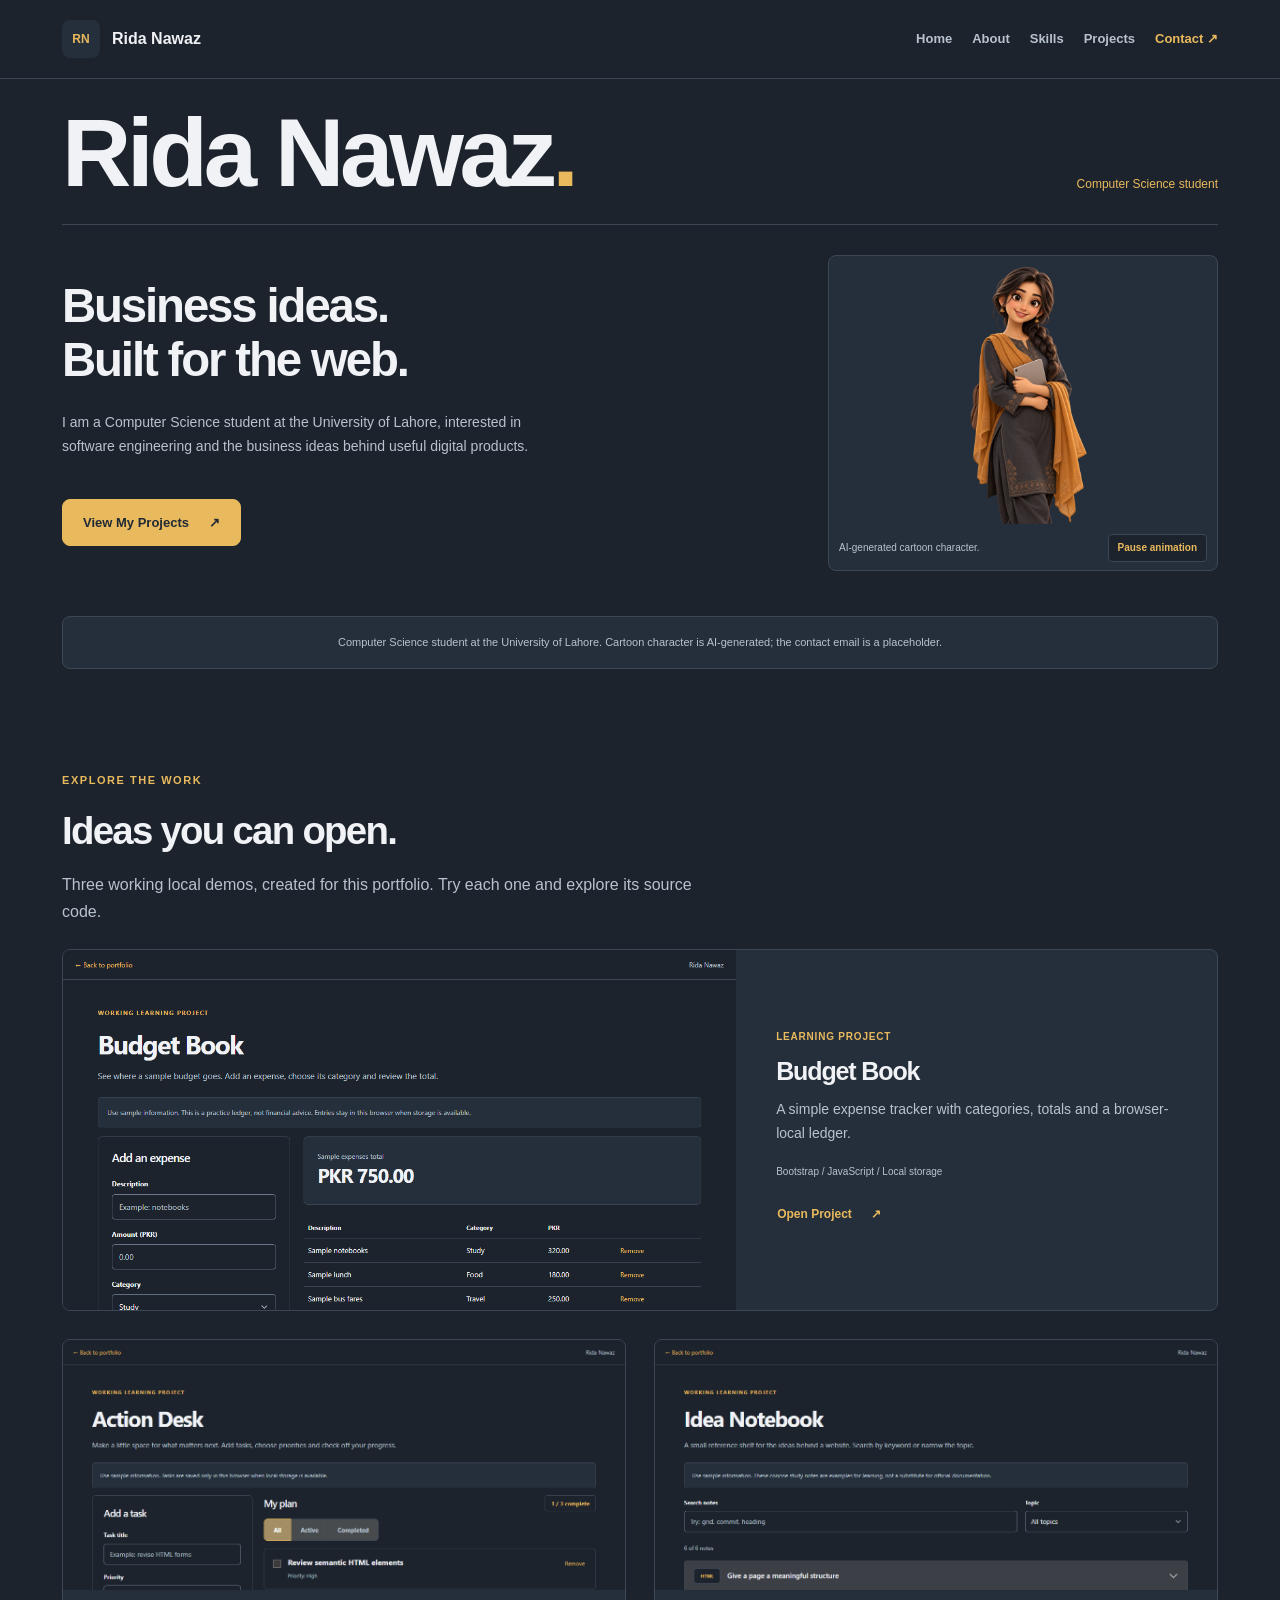
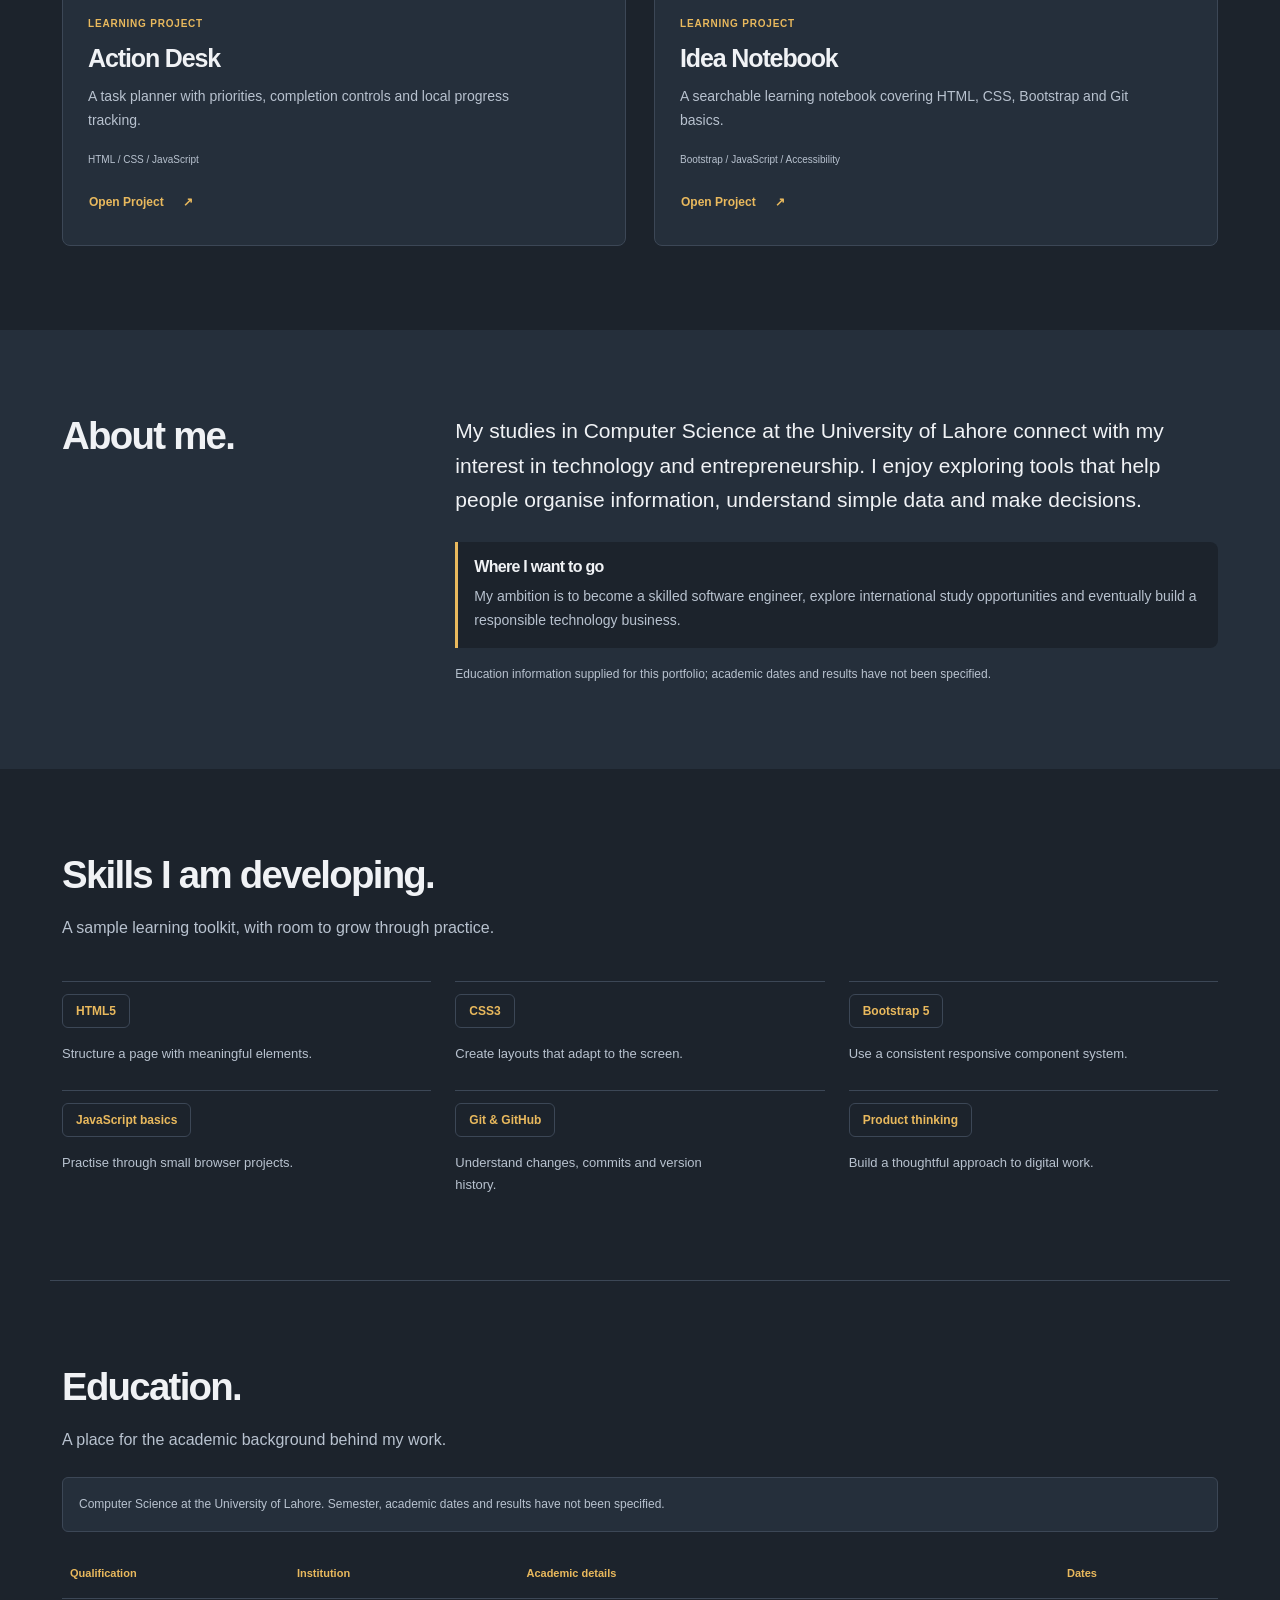
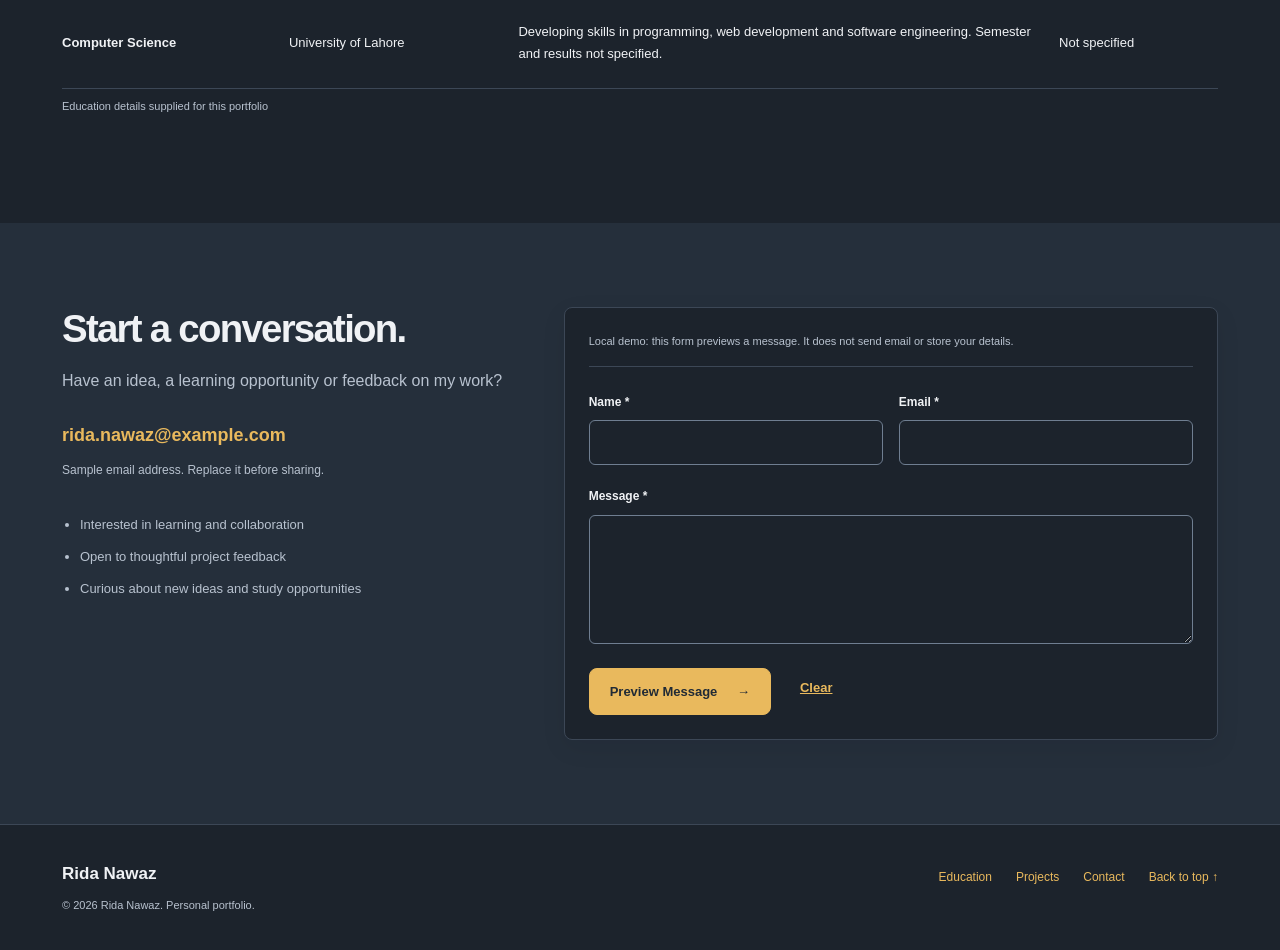
<file: index.html>
<!doctype html>
<html lang="en"><head><meta charset="utf-8"><meta name="viewport" content="width=device-width, initial-scale=1"><meta name="description" content="Rida Nawaz | Personal Portfolio: a local student portfolio and learning project."><title>Rida Nawaz | Personal Portfolio</title>
<link href="https://cdn.jsdelivr.net/npm/bootstrap@5.3.8/dist/css/bootstrap.min.css" rel="stylesheet" integrity="sha384-sRIl4kxILFvY47J16cr9ZwB07vP4J8+LH7qKQnuqkuIAvNWLzeN8tE5YBujZqJLB" crossorigin="anonymous" onerror="this.onerror=null;this.removeAttribute('integrity');this.removeAttribute('crossorigin');this.href='vendor/bootstrap.min.css'">
<link rel="stylesheet" href="style.css"></head><body class="theme-amber"><a class="skip-link" href="#main">Skip to content</a><header class="site-header"><nav class="navbar navbar-expand-lg" aria-label="Main navigation"><div class="container"><a class="navbar-brand" href="#home"><span class="brand-mark">RN</span>Rida Nawaz</a><button class="navbar-toggler" type="button" data-bs-toggle="collapse" data-bs-target="#portfolio-nav" aria-controls="portfolio-nav" aria-expanded="false" aria-label="Toggle navigation"><span class="navbar-toggler-icon"></span></button><div class="collapse navbar-collapse" id="portfolio-nav"><ul class="navbar-nav ms-auto align-items-lg-center"><li class="nav-item"><a class="nav-link" href="#home">Home</a></li><li class="nav-item"><a class="nav-link" href="#about">About</a></li><li class="nav-item"><a class="nav-link" href="#skills">Skills</a></li><li class="nav-item"><a class="nav-link" href="#projects">Projects</a></li><li class="nav-item"><a class="nav-link contact-nav" href="#contact">Contact <span aria-hidden="true">↗</span></a></li></ul></div></div></nav></header><main id="main"><section class="hero section container" id="home" aria-label="Home"><div class="hero-name"><h1>Rida Nawaz<span class="name-period">.</span></h1><p class="hero-role">Computer Science student</p></div><div class="row align-items-center gy-4"><div class="col-lg-6 hero-copy"><h2>Business ideas.<br>Built for the web.</h2><p class="hero-intro">I am a Computer Science student at the University of Lahore, interested in software engineering and the business ideas behind useful digital products.</p><a class="btn btn-primary mt-4" href="#projects">View My Projects <span aria-hidden="true">↗</span></a></div><div class="col-lg-5 offset-lg-1"><figure class="portrait-figure "><img src="images/profile.png" class="img-fluid profile-image" alt="AI-generated cute 3D cartoon character for Rida Nawaz; a fictional animated-film-style student avatar" width="900" height="1050" fetchpriority="high"><figcaption><span>AI-generated cartoon character.</span><button class="mascot-toggle" type="button" aria-pressed="false" aria-label="Pause character animation">Pause animation</button></figcaption></figure></div></div></section><div class="container"><div class="alert sample-banner p-3 text-center" role="note">Computer Science student at the University of Lahore. Cartoon character is AI-generated; the contact email is a placeholder.</div></div><section class="section container projects-section" id="projects"><div class="section-heading"><p class="eyebrow">Explore the work</p><h2>Ideas you can open.</h2><p>Three working local demos, created for this portfolio. Try each one and explore its source code.</p></div><div class="projects-layout mt-4"><div class="project-wide"><article class="card project-card budget-card"><a class="project-image-link" href="projects/budget/index.html" aria-label="Open Budget Book demo"><img src="images/project-budget.png" class="card-img-top" alt="Actual screenshot of the Budget Book working demo" width="1200" height="750" loading="lazy"></a><div class="card-body"><p class="project-type">Learning project</p><h3 class="card-title">Budget Book</h3><p class="card-text">A simple expense tracker with categories, totals and a browser-local ledger.</p><p class="project-tech">Bootstrap / JavaScript / Local storage</p><a class="btn project-link" href="projects/budget/index.html">Open Project <span aria-hidden="true">↗</span></a></div></article></div><div class="project-pair"><article class="card project-card planner-card"><a class="project-image-link" href="projects/planner/index.html" aria-label="Open Action Desk demo"><img src="images/project-planner.png" class="card-img-top" alt="Actual screenshot of the Action Desk working demo" width="1200" height="750" loading="lazy"></a><div class="card-body"><p class="project-type">Learning project</p><h3 class="card-title">Action Desk</h3><p class="card-text">A task planner with priorities, completion controls and local progress tracking.</p><p class="project-tech">HTML / CSS / JavaScript</p><a class="btn project-link" href="projects/planner/index.html">Open Project <span aria-hidden="true">↗</span></a></div></article><article class="card project-card notes-card"><a class="project-image-link" href="projects/notes/index.html" aria-label="Open Idea Notebook demo"><img src="images/project-notes.png" class="card-img-top" alt="Actual screenshot of the Idea Notebook working demo" width="1200" height="750" loading="lazy"></a><div class="card-body"><p class="project-type">Learning project</p><h3 class="card-title">Idea Notebook</h3><p class="card-text">A searchable learning notebook covering HTML, CSS, Bootstrap and Git basics.</p><p class="project-tech">Bootstrap / JavaScript / Accessibility</p><a class="btn project-link" href="projects/notes/index.html">Open Project <span aria-hidden="true">↗</span></a></div></article></div></div></section><section class="section about-section" id="about"><div class="container"><div class="row gy-4"><div class="col-lg-4"><h2>About me.</h2></div><div class="col-lg-8"><p class="about-lead">My studies in Computer Science at the University of Lahore connect with my interest in technology and entrepreneurship. I enjoy exploring tools that help people organise information, understand simple data and make decisions.</p><div class="goals-note mt-4 p-3"><h3>Where I want to go</h3><p>My ambition is to become a skilled software engineer, explore international study opportunities and eventually build a responsible technology business.</p></div><p class="sample-note mt-3">Education information supplied for this portfolio; academic dates and results have not been specified.</p></div></div></div></section><section class="section skills-section" id="skills"><div class="container"><div class="section-heading"><h2>Skills I am developing.</h2><p>A sample learning toolkit, with room to grow through practice.</p></div><div class="row g-4 mt-3"><div class="col-md-6 col-xl-4"><div class="skill-item"><span class="badge skill-badge">HTML5</span><p>Structure a page with meaningful elements.</p></div></div><div class="col-md-6 col-xl-4"><div class="skill-item"><span class="badge skill-badge">CSS3</span><p>Create layouts that adapt to the screen.</p></div></div><div class="col-md-6 col-xl-4"><div class="skill-item"><span class="badge skill-badge">Bootstrap 5</span><p>Use a consistent responsive component system.</p></div></div><div class="col-md-6 col-xl-4"><div class="skill-item"><span class="badge skill-badge">JavaScript basics</span><p>Practise through small browser projects.</p></div></div><div class="col-md-6 col-xl-4"><div class="skill-item"><span class="badge skill-badge">Git &amp; GitHub</span><p>Understand changes, commits and version history.</p></div></div><div class="col-md-6 col-xl-4"><div class="skill-item"><span class="badge skill-badge">Product thinking</span><p>Build a thoughtful approach to digital work.</p></div></div></div></div></section><section class="section container education-section" id="education"><div class="section-heading"><h2>Education.</h2><p>A place for the academic background behind my work.</p></div><div class="alert education-alert mt-4" role="note">Computer Science at the University of Lahore. Semester, academic dates and results have not been specified.</div><div class="table-responsive"><table class="table align-middle education-table"><caption>Education details supplied for this portfolio</caption><thead><tr><th scope="col">Qualification</th><th scope="col">Institution</th><th scope="col">Academic details</th><th scope="col">Dates</th></tr></thead><tbody><tr><th scope="row">Computer Science</th><td>University of Lahore</td><td>Developing skills in programming, web development and software engineering. Semester and results not specified.</td><td>Not specified</td></tr></tbody></table></div></section><section class="section contact-section" id="contact"><div class="container"><div class="row g-5"><div class="col-lg-5"><h2>Start a conversation.</h2><p class="mt-3">Have an idea, a learning opportunity or feedback on my work?</p><a class="email-link" href="mailto:rida.nawaz@example.com">rida.nawaz@example.com</a><p class="sample-note">Sample email address. Replace it before sharing.</p><ul class="contact-list"><li>Interested in learning and collaboration</li><li>Open to thoughtful project feedback</li><li>Curious about new ideas and study opportunities</li></ul></div><div class="col-lg-7"><form class="contact-form shadow p-4" aria-describedby="form-note" action="#message-preview" method="get"><p class="form-note" id="form-note">Local demo: this form previews a message. It does not send email or store your details.</p><div class="row g-3"><div class="col-md-6"><label class="form-label" for="contact-name">Name *</label><input class="form-control" id="contact-name" type="text" required minlength="2" maxlength="80" autocomplete="name"></div><div class="col-md-6"><label class="form-label" for="contact-email">Email *</label><input class="form-control" id="contact-email" type="email" required autocomplete="email"></div><div class="col-12"><label class="form-label" for="contact-message">Message *</label><textarea class="form-control" id="contact-message" rows="5" required minlength="10" maxlength="2000"></textarea></div><div class="col-12"><button class="btn btn-primary mt-2" type="submit">Preview Message <span aria-hidden="true">→</span></button><button class="btn btn-link ms-2" type="reset">Clear</button></div></div></form><div class="alert message-preview mt-3" id="message-preview" role="status" hidden><h3>Message preview ready.</h3><p>Your message has not been sent. Review the local preview below.</p><pre id="message-text" class="bg-dark text-light p-3 rounded"></pre></div></div></div></div></section></main><footer class="site-footer"><div class="container d-flex flex-column flex-md-row justify-content-between align-items-start gap-3"><div><a class="footer-name" href="#home">Rida Nawaz</a><p>© 2026 Rida Nawaz. Personal portfolio.</p></div><nav class="footer-links d-flex flex-wrap gap-4" aria-label="Footer navigation"><a href="#education">Education</a><a href="#projects">Projects</a><a href="#contact">Contact</a><a href="#home">Back to top ↑</a></nav></div></footer><script src="https://cdn.jsdelivr.net/npm/bootstrap@5.3.8/dist/js/bootstrap.bundle.min.js" integrity="sha384-FKyoEForCGlyvwx9Hj09JcYn3nv7wiPVlz7YYwJrWVcXK/BmnVDxM+D2scQbITxI" crossorigin="anonymous" onerror="this.onerror=null;var fallback=document.createElement('script');fallback.src='vendor/bootstrap.bundle.min.js';document.head.appendChild(fallback)"></script><script src="script.js"></script></body></html>
</file>
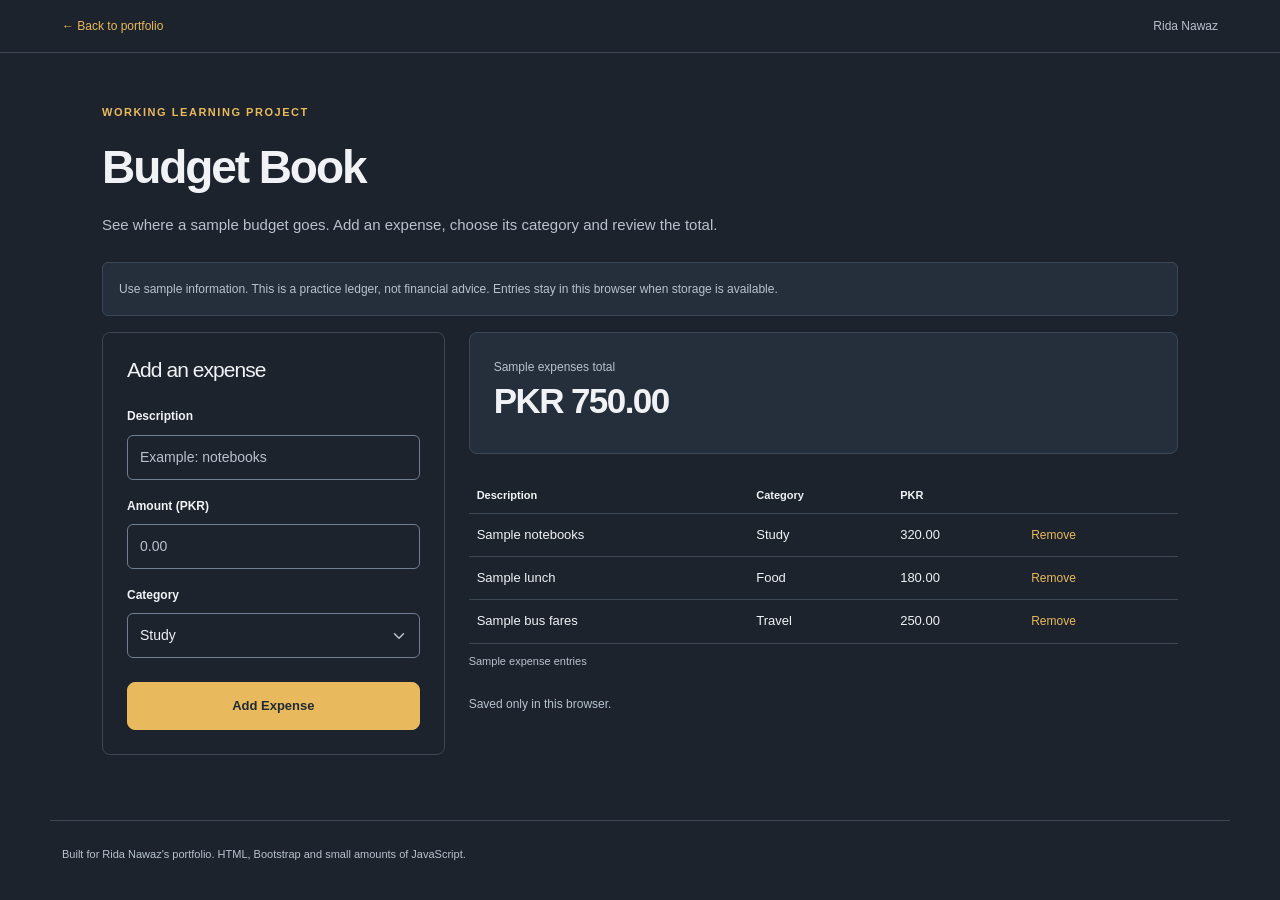
<file: projects/budget/index.html>
<!doctype html>
<html lang="en"><head><meta charset="utf-8"><meta name="viewport" content="width=device-width, initial-scale=1"><meta name="description" content="Budget Book: a local student portfolio and learning project."><title>Budget Book</title>
<link href="https://cdn.jsdelivr.net/npm/bootstrap@5.3.8/dist/css/bootstrap.min.css" rel="stylesheet" integrity="sha384-sRIl4kxILFvY47J16cr9ZwB07vP4J8+LH7qKQnuqkuIAvNWLzeN8tE5YBujZqJLB" crossorigin="anonymous" onerror="this.onerror=null;this.removeAttribute('integrity');this.removeAttribute('crossorigin');this.href='../../vendor/bootstrap.min.css'">
<link rel="stylesheet" href="../../style.css"></head><body class="theme-amber demo-page" data-demo="budget" data-owner="RN"><header class="demo-header"><div class="container d-flex align-items-center justify-content-between py-3"><a href="../../index.html#projects">← Back to portfolio</a><span>Rida Nawaz</span></div></header><main class="container demo-main"><p class="eyebrow">Working learning project</p><h1>Budget Book</h1><p class="demo-intro">See where a sample budget goes. Add an expense, choose its category and review the total.</p><div class="alert demo-notice mt-4">Use sample information. This is a practice ledger, not financial advice. Entries stay in this browser when storage is available.</div><div class="row g-4"><div class="col-lg-4"><form id="expense-form" class="card p-4"><h2 class="h4">Add an expense</h2><label class="form-label mt-3" for="expense-title">Description</label><input class="form-control" id="expense-title" maxlength="100" required placeholder="Example: notebooks"><label class="form-label mt-3" for="expense-amount">Amount (PKR)</label><input class="form-control" id="expense-amount" type="number" min="0.01" max="1000000" step="0.01" required placeholder="0.00"><label class="form-label mt-3" for="expense-category">Category</label><select class="form-select" id="expense-category"><option>Study</option><option>Food</option><option>Travel</option><option>Other</option></select><button class="btn btn-primary mt-4" type="submit">Add Expense</button></form></div><div class="col-lg-8"><div class="total-panel p-4 mb-4"><p class="mb-1">Sample expenses total</p><h2 id="expense-total" role="status">PKR 0.00</h2></div><div class="table-responsive"><table class="table align-middle"><caption>Sample expense entries</caption><thead><tr><th scope="col">Description</th><th scope="col">Category</th><th scope="col">PKR</th><th scope="col"><span class="visually-hidden">Action</span></th></tr></thead><tbody id="expense-rows"></tbody></table></div><p class="small-note" id="storage-note"></p></div></div></main><footer class="container demo-footer">Built for Rida Nawaz's portfolio. HTML, Bootstrap and small amounts of JavaScript.</footer><script src="https://cdn.jsdelivr.net/npm/bootstrap@5.3.8/dist/js/bootstrap.bundle.min.js" integrity="sha384-FKyoEForCGlyvwx9Hj09JcYn3nv7wiPVlz7YYwJrWVcXK/BmnVDxM+D2scQbITxI" crossorigin="anonymous" onerror="this.onerror=null;var fallback=document.createElement('script');fallback.src='../../vendor/bootstrap.bundle.min.js';document.head.appendChild(fallback)"></script><script src="../../demos.js"></script></body></html>
</file>
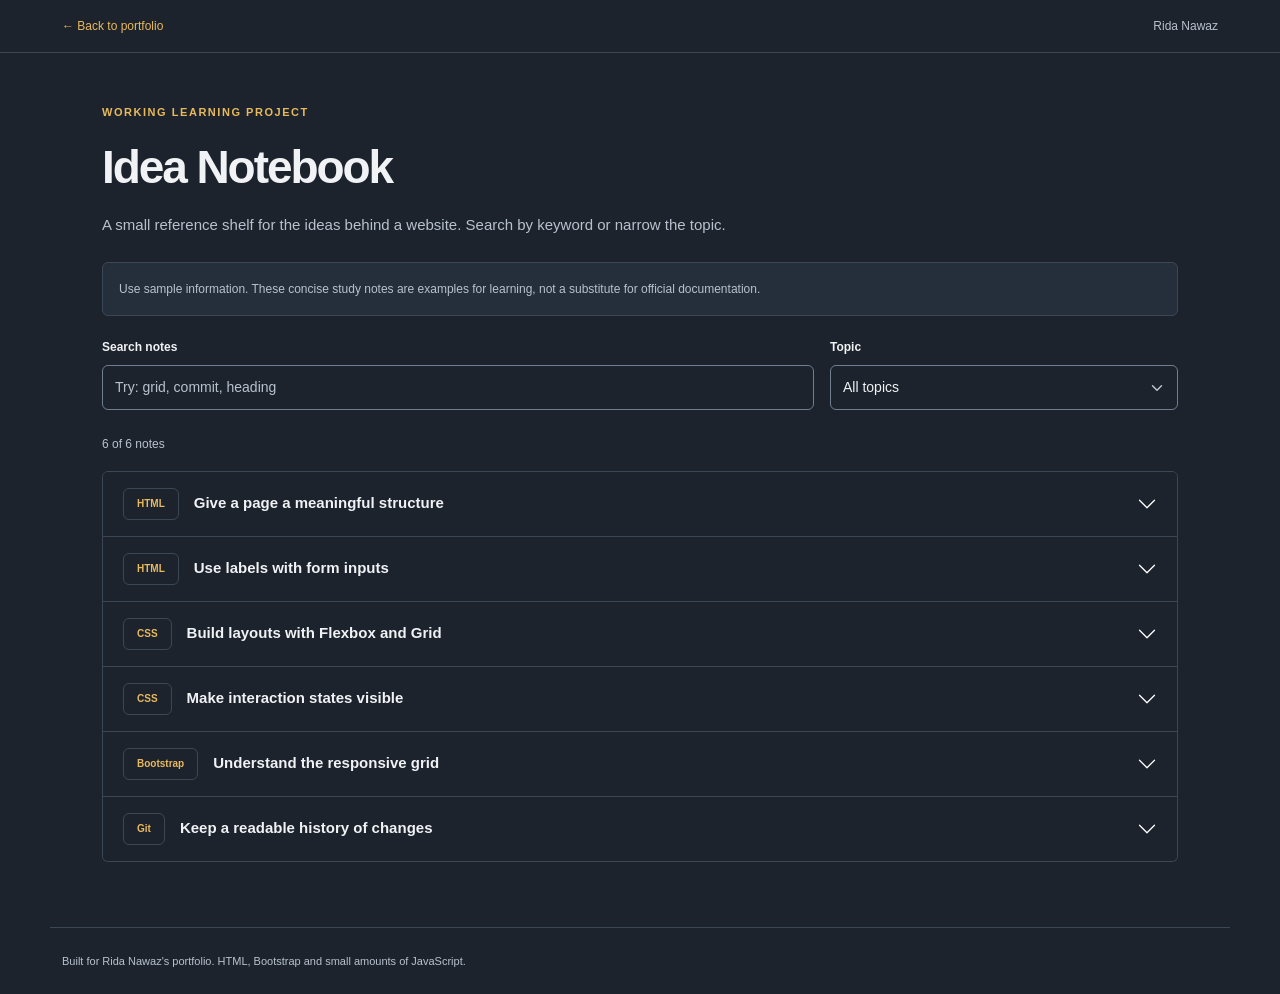
<file: projects/notes/index.html>
<!doctype html>
<html lang="en"><head><meta charset="utf-8"><meta name="viewport" content="width=device-width, initial-scale=1"><meta name="description" content="Idea Notebook: a local student portfolio and learning project."><title>Idea Notebook</title>
<link href="https://cdn.jsdelivr.net/npm/bootstrap@5.3.8/dist/css/bootstrap.min.css" rel="stylesheet" integrity="sha384-sRIl4kxILFvY47J16cr9ZwB07vP4J8+LH7qKQnuqkuIAvNWLzeN8tE5YBujZqJLB" crossorigin="anonymous" onerror="this.onerror=null;this.removeAttribute('integrity');this.removeAttribute('crossorigin');this.href='../../vendor/bootstrap.min.css'">
<link rel="stylesheet" href="../../style.css"></head><body class="theme-amber demo-page" data-demo="notes" data-owner="RN"><header class="demo-header"><div class="container d-flex align-items-center justify-content-between py-3"><a href="../../index.html#projects">← Back to portfolio</a><span>Rida Nawaz</span></div></header><main class="container demo-main"><p class="eyebrow">Working learning project</p><h1>Idea Notebook</h1><p class="demo-intro">A small reference shelf for the ideas behind a website. Search by keyword or narrow the topic.</p><div class="alert demo-notice mt-4">Use sample information. These concise study notes are examples for learning, not a substitute for official documentation.</div><div class="row g-3 align-items-end mb-4"><div class="col-md-8"><label class="form-label" for="note-search">Search notes</label><input class="form-control" id="note-search" type="search" placeholder="Try: grid, commit, heading"></div><div class="col-md-4"><label class="form-label" for="note-topic">Topic</label><select class="form-select" id="note-topic"><option value="all">All topics</option><option>HTML</option><option>CSS</option><option>Bootstrap</option><option>Git</option></select></div></div><p id="note-count" class="small-note" role="status"></p><div class="accordion" id="note-list"></div><div class="alert demo-notice" id="notes-empty" hidden>No notes match. Try a different keyword or choose All topics.</div></main><footer class="container demo-footer">Built for Rida Nawaz's portfolio. HTML, Bootstrap and small amounts of JavaScript.</footer><script src="https://cdn.jsdelivr.net/npm/bootstrap@5.3.8/dist/js/bootstrap.bundle.min.js" integrity="sha384-FKyoEForCGlyvwx9Hj09JcYn3nv7wiPVlz7YYwJrWVcXK/BmnVDxM+D2scQbITxI" crossorigin="anonymous" onerror="this.onerror=null;var fallback=document.createElement('script');fallback.src='../../vendor/bootstrap.bundle.min.js';document.head.appendChild(fallback)"></script><script src="../../demos.js"></script></body></html>
</file>
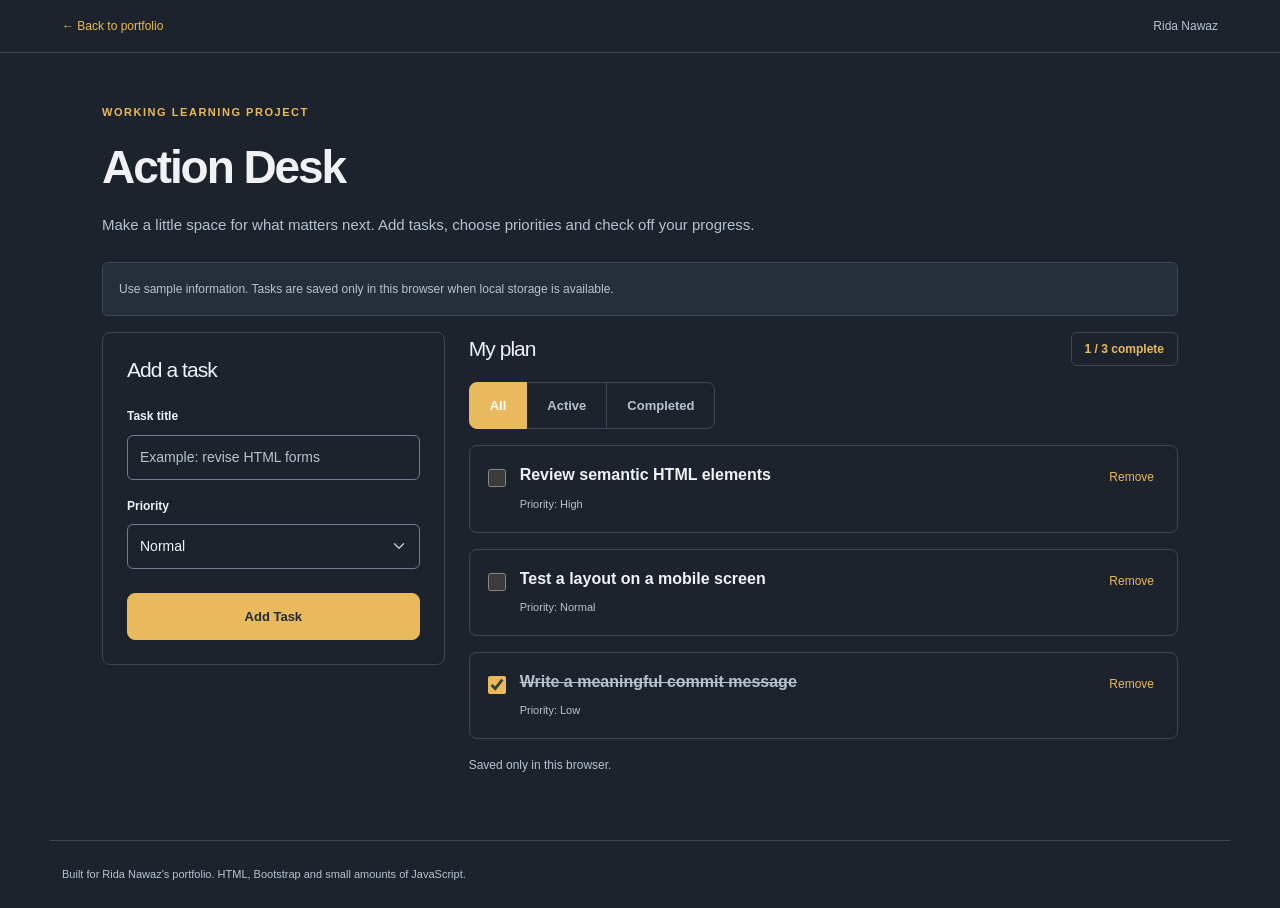
<file: projects/planner/index.html>
<!doctype html>
<html lang="en"><head><meta charset="utf-8"><meta name="viewport" content="width=device-width, initial-scale=1"><meta name="description" content="Action Desk: a local student portfolio and learning project."><title>Action Desk</title>
<link href="https://cdn.jsdelivr.net/npm/bootstrap@5.3.8/dist/css/bootstrap.min.css" rel="stylesheet" integrity="sha384-sRIl4kxILFvY47J16cr9ZwB07vP4J8+LH7qKQnuqkuIAvNWLzeN8tE5YBujZqJLB" crossorigin="anonymous" onerror="this.onerror=null;this.removeAttribute('integrity');this.removeAttribute('crossorigin');this.href='../../vendor/bootstrap.min.css'">
<link rel="stylesheet" href="../../style.css"></head><body class="theme-amber demo-page" data-demo="planner" data-owner="RN"><header class="demo-header"><div class="container d-flex align-items-center justify-content-between py-3"><a href="../../index.html#projects">← Back to portfolio</a><span>Rida Nawaz</span></div></header><main class="container demo-main"><p class="eyebrow">Working learning project</p><h1>Action Desk</h1><p class="demo-intro">Make a little space for what matters next. Add tasks, choose priorities and check off your progress.</p><div class="alert demo-notice mt-4">Use sample information. Tasks are saved only in this browser when local storage is available.</div><div class="row g-4"><div class="col-lg-4"><form id="task-form" class="card p-4"><h2 class="h4">Add a task</h2><label class="form-label mt-3" for="task-title">Task title</label><input class="form-control" id="task-title" maxlength="120" required placeholder="Example: revise HTML forms"><label class="form-label mt-3" for="task-priority">Priority</label><select class="form-select" id="task-priority"><option>Normal</option><option>High</option><option>Low</option></select><button class="btn btn-primary mt-4" type="submit">Add Task</button></form></div><div class="col-lg-8"><div class="d-flex justify-content-between align-items-center gap-3 mb-3"><h2 class="h4 mb-0">My plan</h2><span class="badge skill-badge" id="task-count" role="status"></span></div><div class="btn-group mb-3" role="group" aria-label="Task filter"><button class="btn btn-outline-secondary active" data-filter="all" aria-pressed="true">All</button><button class="btn btn-outline-secondary" data-filter="active" aria-pressed="false">Active</button><button class="btn btn-outline-secondary" data-filter="completed" aria-pressed="false">Completed</button></div><div id="task-list" class="d-grid gap-3"></div><p class="small-note mt-3" id="storage-note"></p></div></div></main><footer class="container demo-footer">Built for Rida Nawaz's portfolio. HTML, Bootstrap and small amounts of JavaScript.</footer><script src="https://cdn.jsdelivr.net/npm/bootstrap@5.3.8/dist/js/bootstrap.bundle.min.js" integrity="sha384-FKyoEForCGlyvwx9Hj09JcYn3nv7wiPVlz7YYwJrWVcXK/BmnVDxM+D2scQbITxI" crossorigin="anonymous" onerror="this.onerror=null;var fallback=document.createElement('script');fallback.src='../../vendor/bootstrap.bundle.min.js';document.head.appendChild(fallback)"></script><script src="../../demos.js"></script></body></html>
</file>
<file: style.css>
:root{--accent:#285dab;--accent-hover:#214d8e;--paper:#fff;--surface:#f3f6fc;--ink:#182c47;--muted:#586a80;--line:#d9e2ef;--radius:10px;--shadow-tint:35,70,120}
*{box-sizing:border-box}html{scroll-behavior:smooth;scroll-padding-top:92px}body{background:var(--paper);color:var(--ink);font:16px/1.7 "Segoe UI",Arial,sans-serif}a{color:var(--accent);text-decoration:none}a:hover{color:var(--accent-hover)}h1,h2,h3,h4{color:var(--ink);letter-spacing:-.045em;line-height:1.13}h1{font-size:clamp(42px,4.6vw,64px);font-weight:650}h2{font-size:clamp(30px,3vw,43px);font-weight:650}h3{font-size:22px;font-weight:650}p{color:var(--muted)}p:last-child{margin-bottom:0}figure{margin:0}img{max-width:100%}.container{max-width:1180px}.section{padding-block:84px}.section-heading{max-width:670px}.section-heading>p{margin-top:18px}.eyebrow{font-size:11px;font-weight:700;letter-spacing:.14em;text-transform:uppercase;color:var(--accent);margin-bottom:20px}.sample-note,.small-note{font-size:12px;color:var(--muted)}.skip-link{position:fixed;top:-90px;left:15px;z-index:100;background:var(--paper);padding:12px}.skip-link:focus{top:10px}a:focus-visible,button:focus-visible,input:focus-visible,select:focus-visible,textarea:focus-visible{outline:3px solid var(--accent);outline-offset:4px}.site-header{position:sticky;top:0;z-index:50;background:var(--paper);border-bottom:1px solid var(--line)}.navbar{min-height:78px;padding-block:12px}.navbar-brand{font-size:16px;font-weight:700;color:var(--ink);display:flex;align-items:center;gap:12px;white-space:normal}.navbar-brand:hover{color:var(--accent)}.brand-mark{display:grid;place-items:center;flex-shrink:0;width:38px;height:38px;border-radius:var(--radius);background:var(--surface);color:var(--accent);font-size:12px;letter-spacing:0}.navbar-nav{gap:20px}.navbar .nav-link{font-size:13px;font-weight:600;color:var(--muted);padding-inline:0!important;position:relative}.navbar .nav-link:hover{color:var(--accent)}.navbar .nav-link::after{content:"";height:2px;position:absolute;bottom:3px;left:0;width:100%;background:var(--accent);transform:scaleX(0);transform-origin:left;transition:transform .25s}.navbar .nav-link:hover::after{transform:scaleX(1)}.contact-nav{color:var(--accent)!important}.navbar-toggler{border-color:var(--line);padding:7px 9px}.btn{font-size:13px;font-weight:650;padding:13px 20px;border-radius:var(--radius);transition:transform .25s,background .25s,box-shadow .25s}.btn-primary{--bs-btn-bg:var(--accent);--bs-btn-border-color:var(--accent);--bs-btn-hover-bg:var(--accent-hover);--bs-btn-hover-border-color:var(--accent-hover);--bs-btn-active-bg:var(--accent-hover);--bs-btn-active-border-color:var(--accent-hover);--bs-btn-color:#fff;--bs-btn-hover-color:#fff;--bs-btn-active-color:#fff}.btn-primary:hover{transform:translateY(-3px);box-shadow:0 8px 20px rgba(var(--shadow-tint),.14)}.btn span{display:inline-block;margin-left:16px;transition:transform .3s}.btn:hover span{transform:rotate(45deg)}.btn-link{color:var(--accent)}.btn-outline-secondary{color:var(--muted);border-color:var(--line);--bs-btn-active-bg:var(--accent);--bs-btn-active-border-color:var(--accent)}.btn-outline-secondary:hover{background:var(--surface);color:var(--ink);border-color:var(--line)}.hero{padding-top:55px;padding-bottom:45px}.name-intro{font-size:15px;font-weight:600;margin-bottom:25px}.hero-intro{font-size:16px;max-width:520px;margin-top:25px}.hero .eyebrow{margin-bottom:16px}.portrait-figure{position:relative;padding:12px;background:var(--surface);border:1px solid var(--line);border-radius:var(--radius);max-width:410px;margin-left:auto}.profile-image{width:100%;height:365px;object-fit:cover;object-position:center 35%;border-radius:5px}.portrait-figure figcaption{font-size:10px;color:var(--muted);padding:10px 2px 0}.sample-banner{background:var(--surface);color:var(--muted);border:1px solid var(--line);border-radius:var(--radius);font-size:11px;margin-bottom:0}.about-section{margin-top:35px;border-top:1px solid var(--line)}.about-lead{font-size:21px;line-height:1.65;max-width:720px;color:var(--ink)}.goals-note{background:var(--surface);border-left:3px solid var(--accent);border-radius:0 var(--radius) var(--radius) 0}.goals-note h3{font-size:16px;margin-bottom:9px}.goals-note p{font-size:14px}.skills-section{background:var(--surface)}.skill-item{height:100%;padding-top:12px;border-top:1px solid var(--line)}.skill-badge{background:var(--paper);border:1px solid var(--line);color:var(--accent);font-size:12px;font-weight:650;white-space:normal;text-align:left;padding:10px 13px;border-radius:6px}.skill-item p{font-size:13px;margin-top:15px;max-width:290px}.projects-layout{display:grid;grid-template-columns:1.25fr 1fr;gap:28px}.supporting-projects{display:grid;gap:28px}.card{background:var(--paper);color:var(--ink);border-color:var(--line);border-radius:var(--radius)}.project-card{height:100%;overflow:hidden;transition:transform .3s,box-shadow .3s}.project-card:hover{transform:translateY(-5px);box-shadow:0 15px 32px rgba(var(--shadow-tint),.10)}.project-image-link{display:block;background:var(--surface);overflow:hidden}.project-card .card-img-top{height:220px;object-fit:cover;object-position:top;border-radius:0;transition:transform .5s}.project-card:hover .card-img-top{transform:scale(1.025)}.project-card .card-body{padding:25px}.project-type{font-size:10px;font-weight:700;letter-spacing:.08em;text-transform:uppercase;color:var(--accent);margin-bottom:12px}.project-card h3{font-size:25px}.project-card .card-text{font-size:14px;margin-top:13px;max-width:470px}.project-tech{font-size:10px;color:var(--muted);margin-top:18px}.project-link{padding:8px 0;color:var(--accent);font-size:12px}.project-link:hover{color:var(--accent-hover)}.supporting-projects .project-card{display:grid;grid-template-columns:.9fr 1fr}.supporting-projects .card-img-top{height:100%;min-height:240px;object-position:top left}.supporting-projects .card-body{padding:22px}.supporting-projects .card-text{font-size:12px}.supporting-projects .project-tech{font-size:9px}.featured-project .card-img-top{height:340px}.featured-project .card-body{padding:30px}.education-alert{font-size:12px;background:var(--surface);border:1px solid var(--line);color:var(--muted)}.education-table{--bs-table-bg:transparent;--bs-table-color:var(--ink);--bs-table-border-color:var(--line);min-width:680px;font-size:13px}.education-table th{font-weight:650}.education-table thead th{font-size:11px;padding-block:16px;color:var(--accent)}.education-table td,.education-table tbody th{padding:22px 16px 22px 0;max-width:310px}.education-table caption{font-size:11px;color:var(--muted)}.sample-inline{font-size:11px;color:var(--muted);font-weight:400}.contact-section{background:var(--surface)}.email-link{display:inline-block;font-size:18px;font-weight:650;margin:10px 0;overflow-wrap:anywhere}.contact-list{padding-left:18px;font-size:13px;color:var(--muted);margin-top:28px}.contact-list li{padding-block:5px}.contact-form{background:var(--paper);border:1px solid var(--line);border-radius:var(--radius);box-shadow:0 8px 26px rgba(var(--shadow-tint),.07)!important}.form-note{font-size:11px;padding-bottom:15px;border-bottom:1px solid var(--line);margin-bottom:20px}.form-label{font-size:12px;font-weight:650;color:var(--ink)}.form-control,.form-select{background-color:var(--paper);border-color:#94a2b5;color:var(--ink);font-size:14px;border-radius:6px;padding:11px 12px}.form-control:focus,.form-select:focus{background-color:var(--paper);color:var(--ink);border-color:var(--accent);box-shadow:0 0 0 3px rgba(var(--shadow-tint),.13)}.form-control::placeholder{color:var(--muted);opacity:1}textarea{resize:vertical}.message-preview{background:var(--paper);border:1px solid var(--line);color:var(--ink)}.message-preview h3{font-size:20px}.message-preview p{font-size:13px}.message-preview pre{white-space:pre-wrap;overflow-wrap:anywhere;font-size:12px}.site-footer{padding-block:35px;border-top:1px solid var(--line)}.footer-name{font-size:17px;font-weight:700;color:var(--ink)}.site-footer p{font-size:11px;margin-top:7px}.footer-links{font-size:12px;padding-top:7px}.theme-green{--accent:#245f4b;--accent-hover:#194735;--paper:#fffefb;--surface:#eef3ed;--ink:#203a30;--muted:#596c61;--line:#d7dfd6;--radius:4px;--shadow-tint:35,85,63}.theme-green .hero{padding-top:40px}.theme-green .portrait-figure{margin-left:0;border:0;padding:0;background:transparent;max-width:410px}.theme-green .profile-image{height:420px;border-radius:4px 50px 4px 4px}.theme-green .hero h1{font-size:clamp(40px,4.3vw,59px)}.theme-green .brand-mark{border-radius:50%;background:var(--accent);color:#fff}.theme-green .name-intro{font-size:13px}.theme-green .about-section{border:0}.theme-green .about-lead{font-size:23px}.theme-green .goals-note{border:0;padding:22px!important}.theme-green .projects-layout{display:block}.theme-green .project-card{display:grid;grid-template-columns:1.15fr 1fr;margin-bottom:30px;border:0;background:var(--surface)}.theme-green .project-card:nth-child(2){grid-template-columns:1fr 1.15fr}.theme-green .project-card:nth-child(2) .project-image-link{order:2}.theme-green .project-card .card-img-top{height:320px;object-position:top}.theme-green .project-card .card-body{padding:35px;align-self:center}.theme-green .skills-section{background:var(--paper);border-block:1px solid var(--line)}.theme-green .skill-badge{background:var(--surface);border:0}.theme-green .skill-item{border:0}.theme-green .education-section{background:var(--surface);max-width:none;padding-inline:max(24px,calc((100% - 1156px)/2))}.theme-green .education-alert{background:var(--paper)}.theme-green .contact-section{margin-top:50px}.theme-amber{--accent:#e9b95d;--accent-hover:#f7cd81;--paper:#1c232c;--surface:#252f3b;--ink:#f0f2f5;--muted:#b8c2cf;--line:#3c4756;--radius:8px;--shadow-tint:6,14,23;color-scheme:dark}.theme-amber .navbar-toggler-icon{filter:invert(1)}.theme-amber .hero{padding-top:25px}.theme-amber .hero-name{border-bottom:1px solid var(--line);padding-bottom:22px;margin-bottom:30px;display:flex;align-items:flex-end;justify-content:space-between;gap:30px}.theme-amber .hero-name h1{font-size:clamp(56px,7.5vw,100px);line-height:1.02;margin:0}.theme-amber .hero-role{font-size:12px;color:var(--accent);margin:0 0 8px}.theme-amber .name-period{color:var(--accent)}.theme-amber .hero-copy h2{font-size:clamp(34px,3.7vw,48px)}.theme-amber .hero .profile-image{height:260px;object-position:center 33%;border-radius:4px}.theme-amber .portrait-figure{padding:8px;max-width:390px}.theme-amber .hero-intro{font-size:14px;max-width:470px}.theme-amber .btn-primary{--bs-btn-color:#202a35;--bs-btn-hover-color:#202a35;--bs-btn-active-color:#202a35}.theme-amber .project-card{background:var(--surface)}.theme-amber .projects-layout{display:block}.theme-amber .project-wide .project-card{display:grid;grid-template-columns:1.4fr 1fr}.theme-amber .project-wide .card-img-top{height:360px}.theme-amber .project-wide .card-body{padding:40px;align-self:center}.theme-amber .project-pair{display:grid;grid-template-columns:1fr 1fr;gap:28px;margin-top:28px}.theme-amber .project-pair .card-img-top{height:250px}.theme-amber .about-section{background:var(--surface);border:0;margin-top:0}.theme-amber .goals-note{background:var(--paper)}.theme-amber .skills-section{background:var(--paper)}.theme-amber .education-section{border-top:1px solid var(--line)}.theme-amber .education-alert{background:var(--surface)}.theme-amber .form-control,.theme-amber .form-select{border-color:#6f7e91}.theme-amber .form-select{--bs-form-select-bg-img:url("data:image/svg+xml,%3csvg xmlns='http://www.w3.org/2000/svg' viewBox='0 0 16 16'%3e%3cpath fill='none' stroke='%23b8c2cf' stroke-linecap='round' stroke-linejoin='round' stroke-width='2' d='m2 5 6 6 6-6'/%3e%3c/svg%3e")}.demo-header{border-bottom:1px solid var(--line);background:var(--paper);font-size:12px}.demo-header span{color:var(--muted)}.demo-main{padding-block:50px 65px;max-width:1100px}.demo-main>h1{font-size:46px}.demo-intro{max-width:680px;margin-top:18px;font-size:15px}.demo-notice{background:var(--surface);border:1px solid var(--line);color:var(--muted);font-size:12px}.demo-main .card{box-shadow:none}.demo-main .h4{font-size:21px}.task-row{background:var(--paper);border:1px solid var(--line);border-radius:var(--radius);padding:18px;display:flex;align-items:flex-start;gap:14px}.task-row .task-details{flex:1;min-width:0}.task-row input[type=checkbox]{margin-top:5px;width:18px;height:18px;accent-color:var(--accent);flex-shrink:0}.task-row h3{font-size:16px;letter-spacing:0;line-height:1.4;overflow-wrap:anywhere}.task-row p{font-size:11px;margin-top:5px}.task-row.is-done h3{text-decoration:line-through;color:var(--muted)}.remove-button{background:transparent;border:0;color:var(--accent);font-size:12px;padding:3px 5px;flex-shrink:0}.remove-button:hover{text-decoration:underline}.total-panel{background:var(--surface);border:1px solid var(--line);border-radius:var(--radius)}.total-panel p{font-size:12px}.total-panel h2{font-size:35px}.demo-main .table{--bs-table-bg:transparent;--bs-table-color:var(--ink);--bs-table-border-color:var(--line);font-size:13px;min-width:430px}.demo-main .table th{font-size:11px}.demo-main .table caption{font-size:11px;color:var(--muted)}.demo-main .table td{overflow-wrap:anywhere;max-width:220px}.demo-footer{border-top:1px solid var(--line);padding-block:24px;font-size:11px;color:var(--muted)}.accordion{--bs-accordion-bg:var(--paper);--bs-accordion-color:var(--ink);--bs-accordion-border-color:var(--line);--bs-accordion-btn-color:var(--ink);--bs-accordion-active-color:var(--accent);--bs-accordion-active-bg:var(--surface);--bs-accordion-btn-focus-box-shadow:0 0 0 3px rgba(var(--shadow-tint),.13)}.accordion-button{font-size:15px;font-weight:600;line-height:1.5}.accordion-body{color:var(--muted);font-size:14px}.accordion-button .badge{margin-right:15px;font-size:10px}.accordion-button::after{flex-shrink:0}.theme-amber .accordion-button::after{filter:brightness(0) invert(1)}.empty-state{padding:24px;background:var(--surface);border:1px dashed var(--line);border-radius:var(--radius);font-size:14px;color:var(--muted)}
@media(max-width:1199px){.container{max-width:100%;padding-inline:30px}.hero h1{font-size:52px}.supporting-projects .project-card{display:block}.supporting-projects .card-img-top{height:190px;min-height:0}.featured-project .card-img-top{height:280px}.theme-amber .hero-name h1{font-size:80px}.theme-amber .hero-name{gap:18px}.theme-amber .hero-role{max-width:160px}}
@media(max-width:991px){.navbar-nav{padding-top:18px;padding-bottom:12px;gap:2px;align-items:flex-start!important}.navbar .nav-link{padding-block:9px;display:inline-block}.navbar .nav-link::after{bottom:0}.hero{padding-top:40px}.hero-copy{order:0}.hero .portrait-figure{max-width:460px;margin:0 auto}.profile-image{height:390px}.section{padding-block:60px}.hero h1{font-size:58px}.hero-intro{max-width:600px}.hero .row{--bs-gutter-y:2rem!important}.theme-green .hero .row>div:first-child{order:2}.theme-green .hero h1{font-size:54px}.theme-green .profile-image{height:380px}.theme-green .hero .portrait-figure{max-width:480px}.theme-amber .hero-name h1{font-size:75px}.theme-amber .hero-copy h2{font-size:44px}.theme-amber .hero .portrait-figure{max-width:500px;margin:0}.theme-amber .hero .profile-image{height:300px}.projects-layout{grid-template-columns:1fr}.supporting-projects{grid-template-columns:1fr 1fr;gap:22px}.supporting-projects .card-img-top{height:220px}.featured-project .card-img-top{height:360px}.theme-green .project-card .card-body{padding:25px}.theme-green .project-card .card-img-top{height:330px}.theme-amber .project-wide .project-card{grid-template-columns:1.1fr 1fr}.theme-amber .project-wide .card-body{padding:28px}.about-lead{font-size:20px}.theme-green .about-lead{font-size:20px}.demo-main{padding-block:40px}.demo-main>h1{font-size:40px}}
@media(max-width:767px){html{scroll-padding-top:88px}.container{padding-inline:20px}.section{padding-block:48px}.navbar{min-height:70px}.navbar-brand{font-size:14px;gap:9px}.brand-mark{width:34px;height:34px;font-size:11px}.hero{padding-top:32px;padding-bottom:35px}.hero h1,.theme-green .hero h1{font-size:clamp(38px,7.9vw,54px);line-height:1.12}.hero .eyebrow{font-size:10px;letter-spacing:.10em}.name-intro{font-size:13px;margin-bottom:18px}.hero-intro{font-size:14px;margin-top:20px}.btn{font-size:12px;padding:12px 16px}.hero .portrait-figure{max-width:100%;width:100%}.profile-image{height:330px}.portrait-figure figcaption{font-size:10px}.sample-banner{font-size:10px}.about-section{margin-top:22px}.about-lead{font-size:18px}.goals-note p{font-size:13px}.skills-section .row{--bs-gutter-y:1.1rem}.skill-item{padding-top:10px}.skill-item p{font-size:12px;margin-top:12px}.skill-badge{font-size:11px;padding:9px 12px}.projects-layout{gap:22px}.supporting-projects{grid-template-columns:1fr}.project-card .card-body,.featured-project .card-body,.supporting-projects .card-body{padding:23px}.project-card .card-img-top,.featured-project .card-img-top,.supporting-projects .card-img-top{height:250px}.project-card .card-text{font-size:13px}.project-card h3{font-size:24px}.project-tech{font-size:10px}.supporting-projects .card-text{font-size:13px}.theme-green .hero{padding-top:30px}.theme-green .profile-image{height:350px;border-top-right-radius:35px}.theme-green .education-section{padding-inline:20px}.theme-green .project-card,.theme-green .project-card:nth-child(2){display:block;margin-bottom:23px}.theme-green .project-card:nth-child(2) .project-image-link{order:0}.theme-green .project-card .card-img-top{height:250px}.theme-green .project-card .card-body{padding:25px}.theme-green .contact-section{margin-top:15px}.theme-amber .hero{padding-top:25px}.theme-amber .hero-name{display:block;padding-bottom:20px;margin-bottom:25px}.theme-amber .hero-name h1{font-size:clamp(52px,11vw,76px)}.theme-amber .hero-role{max-width:none;font-size:12px;margin-top:14px}.theme-amber .hero-copy h2{font-size:36px}.theme-amber .hero .profile-image{height:280px}.theme-amber .project-wide .project-card{display:block}.theme-amber .project-wide .card-img-top,.theme-amber .project-pair .card-img-top{height:250px}.theme-amber .project-wide .card-body{padding:25px}.theme-amber .project-pair{grid-template-columns:1fr;gap:22px;margin-top:22px}.contact-form{padding:23px!important}.email-link{font-size:16px}.site-footer{padding-block:28px}.footer-links{font-size:11px;gap:22px!important}.form-control,.form-select{font-size:14px}.education-alert{font-size:11px}.education-table{font-size:12px;min-width:620px}.demo-header{font-size:10px}.demo-main{padding-block:30px}.demo-main>h1{font-size:36px}.demo-intro{font-size:14px}.demo-notice{font-size:11px}.demo-main .btn-group .btn{font-size:11px;padding:10px 13px}.task-row{padding:15px;gap:10px}.task-row h3{font-size:14px}.remove-button{font-size:11px}.total-panel h2{font-size:29px}.accordion-button{font-size:13px}.accordion-body{font-size:13px}.accordion-button .badge{margin-right:10px}.demo-header span{max-width:150px;text-align:right}.demo-main .row{--bs-gutter-y:1.2rem}.message-preview pre{font-size:11px}}
@media(prefers-reduced-motion:reduce){html{scroll-behavior:auto}*,*::before,*::after{animation:none!important;transition:none!important}.btn-primary:hover,.btn:hover span,.project-card:hover,.project-card:hover .card-img-top{transform:none}}

@media(max-width:767px){.contact-section .row.g-5{--bs-gutter-x:24px}}

/* Cute 3D cartoon characters: a real CSS animation with a keyboard-accessible pause control. */
.portrait-figure .profile-image,.theme-green .portrait-figure .profile-image,.theme-amber .hero .portrait-figure .profile-image{object-fit:contain;object-position:center;background:transparent;border-radius:0;transform-origin:50% 85%;animation:character-float 4.2s ease-in-out infinite}
.theme-green .portrait-figure{background:var(--surface);padding:12px;border-radius:var(--radius)}
.portrait-figure figcaption{display:flex;justify-content:space-between;gap:10px;align-items:center;flex-wrap:wrap}
.mascot-toggle{border:1px solid var(--line);background:var(--paper);color:var(--accent);font:600 10px/1.4 "Segoe UI",Arial,sans-serif;padding:6px 9px;border-radius:4px;cursor:pointer}
.mascot-toggle:hover{background:var(--surface)}
.mascot-paused .profile-image{animation-play-state:paused!important}
@keyframes character-float{0%,100%{transform:translateY(0) rotate(-1.2deg)}50%{transform:translateY(-8px) rotate(1.2deg)}}
@media(prefers-reduced-motion:reduce){.portrait-figure .profile-image{animation:none!important}.mascot-toggle{display:none}}
</file>
